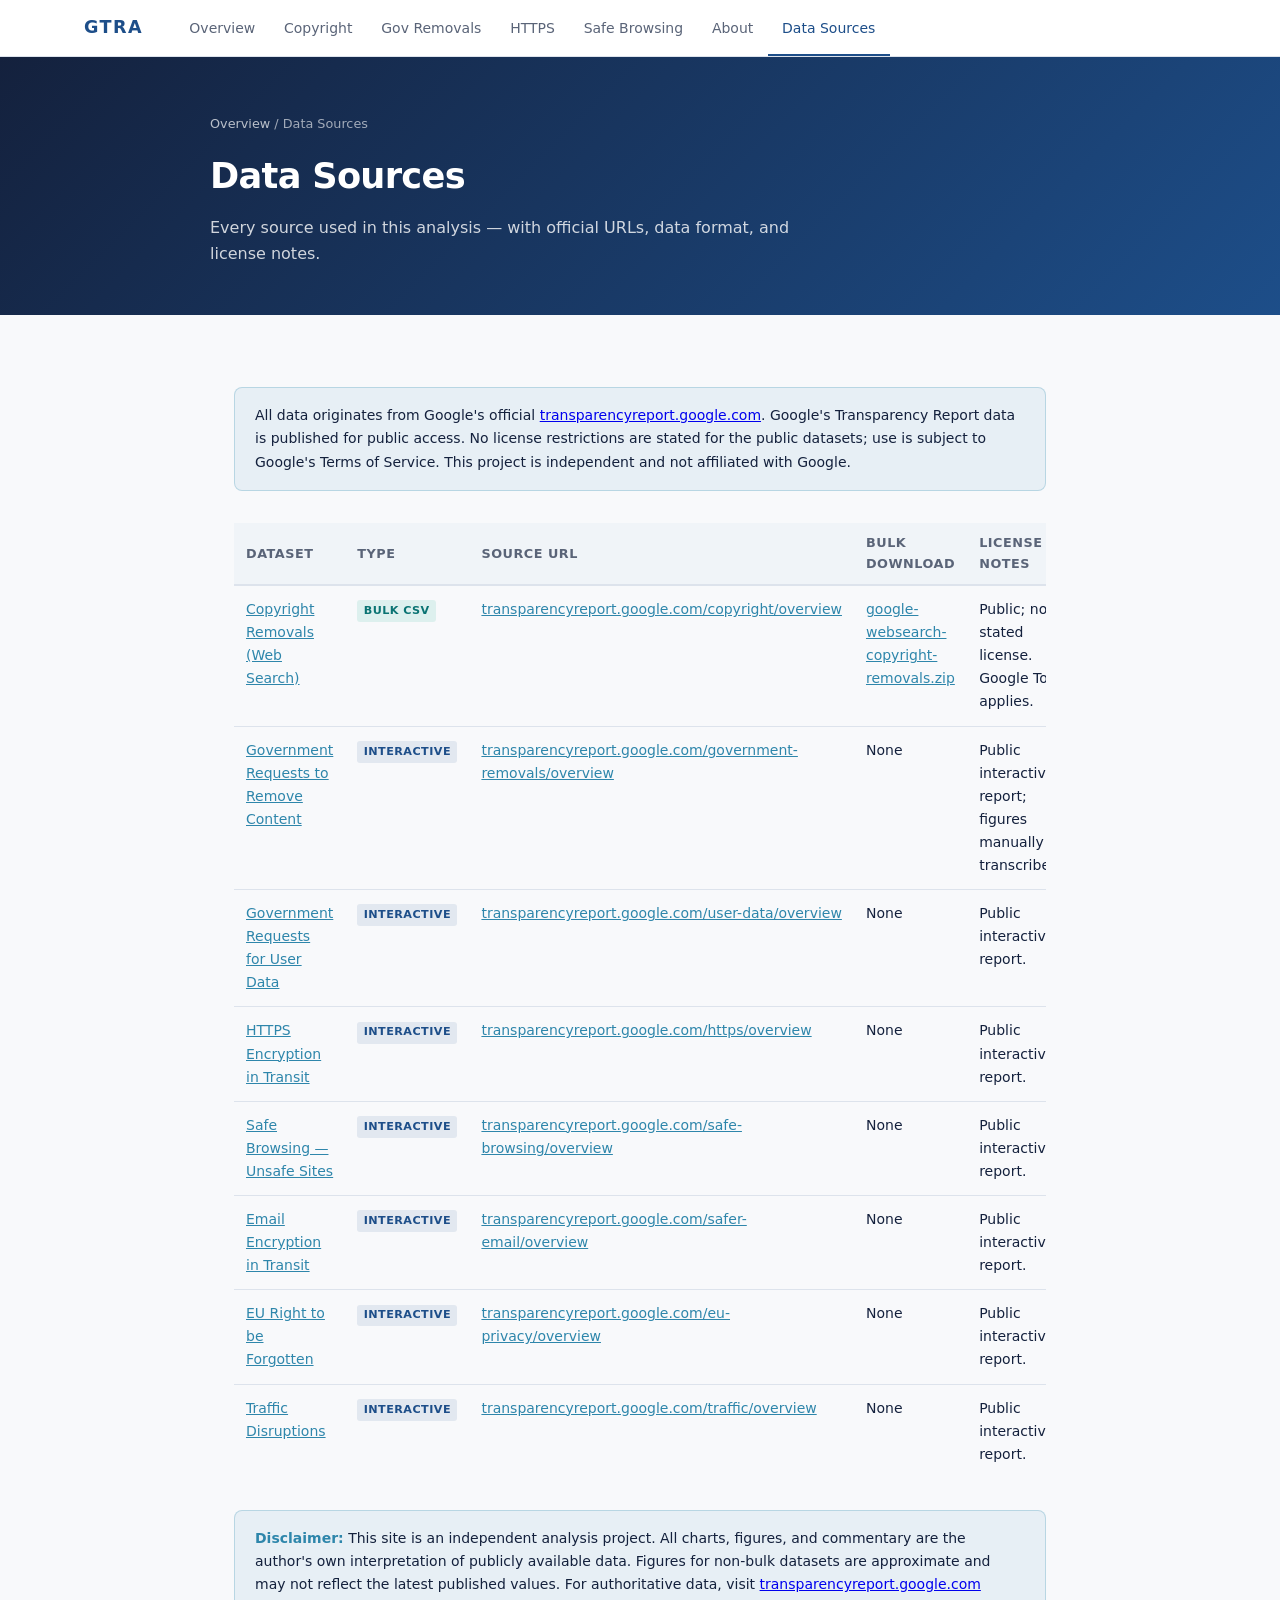
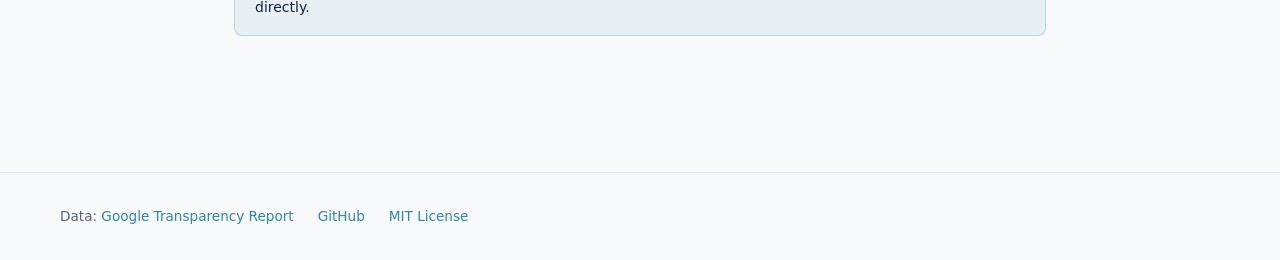
<file: data-sources.html>
<!DOCTYPE html>
<html lang="en">
<head>
<meta charset="UTF-8">
<meta name="viewport" content="width=device-width, initial-scale=1.0">
<title>Data Sources — google-transparency-report-analysis.oriz.in</title>
<meta name="description" content="All data sources used in this analysis — official Google Transparency Report URLs, bulk CSV links, and license notes.">
<link rel="stylesheet" href="assets/style.css">
</head>
<body>
<nav>
  <div class="nav-inner">
    <a class="wordmark" href="/">GTRA</a>
    <ul>
      <li><a href="/">Overview</a></li>
      <li><a href="copyright.html">Copyright</a></li>
      <li><a href="government-removals.html">Gov Removals</a></li>
      <li><a href="https.html">HTTPS</a></li>
      <li><a href="safe-browsing.html">Safe Browsing</a></li>
      <li><a href="about.html">About</a></li>
      <li><a href="data-sources.html">Data Sources</a></li>
    </ul>
  </div>
</nav>

<header class="page-header">
  <div class="page-header-inner">
    <div class="breadcrumb"><a href="/">Overview</a> / Data Sources</div>
    <h1>Data Sources</h1>
    <p>Every source used in this analysis — with official URLs, data format, and license notes.</p>
  </div>
</header>

<div class="chart-section">

  <div class="info-box">
    All data originates from Google's official <a href="https://transparencyreport.google.com">transparencyreport.google.com</a>. Google's Transparency Report data is published for public access. No license restrictions are stated for the public datasets; use is subject to Google's Terms of Service. This project is independent and not affiliated with Google.
  </div>

  <div style="overflow-x:auto; margin-top:2rem">
    <table class="source-table">
      <thead>
        <tr>
          <th>Dataset</th>
          <th>Type</th>
          <th>Source URL</th>
          <th>Bulk Download</th>
          <th>License / Notes</th>
        </tr>
      </thead>
      <tbody>
        <tr>
          <td><a href="copyright.html">Copyright Removals (Web Search)</a></td>
          <td><span class="badge-bulk">Bulk CSV</span></td>
          <td><a href="https://transparencyreport.google.com/copyright/overview">transparencyreport.google.com/copyright/overview</a></td>
          <td><a href="https://storage.googleapis.com/transparencyreport/google-websearch-copyright-removals.zip">google-websearch-copyright-removals.zip</a></td>
          <td>Public; no stated license. Google ToS applies.</td>
        </tr>
        <tr>
          <td><a href="government-removals.html">Government Requests to Remove Content</a></td>
          <td><span class="badge-interactive">Interactive</span></td>
          <td><a href="https://transparencyreport.google.com/government-removals/overview">transparencyreport.google.com/government-removals/overview</a></td>
          <td>None</td>
          <td>Public interactive report; figures manually transcribed.</td>
        </tr>
        <tr>
          <td><a href="user-data.html">Government Requests for User Data</a></td>
          <td><span class="badge-interactive">Interactive</span></td>
          <td><a href="https://transparencyreport.google.com/user-data/overview">transparencyreport.google.com/user-data/overview</a></td>
          <td>None</td>
          <td>Public interactive report.</td>
        </tr>
        <tr>
          <td><a href="https.html">HTTPS Encryption in Transit</a></td>
          <td><span class="badge-interactive">Interactive</span></td>
          <td><a href="https://transparencyreport.google.com/https/overview">transparencyreport.google.com/https/overview</a></td>
          <td>None</td>
          <td>Public interactive report.</td>
        </tr>
        <tr>
          <td><a href="safe-browsing.html">Safe Browsing — Unsafe Sites</a></td>
          <td><span class="badge-interactive">Interactive</span></td>
          <td><a href="https://transparencyreport.google.com/safe-browsing/overview">transparencyreport.google.com/safe-browsing/overview</a></td>
          <td>None</td>
          <td>Public interactive report.</td>
        </tr>
        <tr>
          <td><a href="email-encryption.html">Email Encryption in Transit</a></td>
          <td><span class="badge-interactive">Interactive</span></td>
          <td><a href="https://transparencyreport.google.com/safer-email/overview">transparencyreport.google.com/safer-email/overview</a></td>
          <td>None</td>
          <td>Public interactive report.</td>
        </tr>
        <tr>
          <td><a href="eu-privacy.html">EU Right to be Forgotten</a></td>
          <td><span class="badge-interactive">Interactive</span></td>
          <td><a href="https://transparencyreport.google.com/eu-privacy/overview">transparencyreport.google.com/eu-privacy/overview</a></td>
          <td>None</td>
          <td>Public interactive report.</td>
        </tr>
        <tr>
          <td><a href="traffic-disruptions.html">Traffic Disruptions</a></td>
          <td><span class="badge-interactive">Interactive</span></td>
          <td><a href="https://transparencyreport.google.com/traffic/overview">transparencyreport.google.com/traffic/overview</a></td>
          <td>None</td>
          <td>Public interactive report.</td>
        </tr>
      </tbody>
    </table>
  </div>

  <div class="info-box" style="margin-top:2rem">
    <strong>Disclaimer:</strong> This site is an independent analysis project. All charts, figures, and commentary are the author's own interpretation of publicly available data. Figures for non-bulk datasets are approximate and may not reflect the latest published values. For authoritative data, visit <a href="https://transparencyreport.google.com">transparencyreport.google.com</a> directly.
  </div>

</div>

<footer>
  <div class="footer-inner">
    <span>Data: <a href="https://transparencyreport.google.com">Google Transparency Report</a></span>
    <span><a href="https://github.com/chirag127/google-transparency-report-analysis">GitHub</a></span>
    <span><a href="LICENSE">MIT License</a></span>
  </div>
</footer>

<script src="assets/app.js"></script>
</body>
</html>
</file>
<file: assets/style.css>
/* ============================================================
   google-transparency-report-analysis.oriz.in — shared styles
   Editorial palette: deep navy + teal accent, clean whites
   ============================================================ */

:root {
  --bg: #f8f9fb;
  --surface: #ffffff;
  --surface2: #f0f4f8;
  --border: #dde3ec;
  --text: #14213d;
  --text-muted: #5a6478;
  --accent: #1d4e89;
  --accent2: #2e86ab;
  --accent3: #a23b72;
  --accent4: #f18f01;
  --accent5: #c73e1d;
  --accent6: #0a7373;
  --accent7: #3b1f2b;
  --accent8: #44bba4;
  --mono: "JetBrains Mono", "Fira Code", "Cascadia Code", ui-monospace, monospace;
}

*, *::before, *::after { box-sizing: border-box; margin: 0; padding: 0; }

html { scroll-behavior: smooth; }

body {
  background: var(--bg);
  color: var(--text);
  font-family: "Inter", -apple-system, BlinkMacSystemFont, "Segoe UI", system-ui, sans-serif;
  font-size: 16px;
  line-height: 1.65;
  -webkit-font-smoothing: antialiased;
}

/* ---- Nav ---- */
nav {
  position: sticky;
  top: 0;
  z-index: 100;
  background: var(--surface);
  border-bottom: 1px solid var(--border);
}
.nav-inner {
  max-width: 1160px;
  margin: 0 auto;
  padding: 0 1.5rem;
  height: 56px;
  display: flex;
  align-items: center;
  gap: 2rem;
}
.wordmark {
  font-weight: 800;
  font-size: 1.1rem;
  letter-spacing: 0.08em;
  color: var(--accent);
  text-decoration: none;
  flex-shrink: 0;
}
nav ul {
  display: flex;
  list-style: none;
  gap: 0;
  overflow-x: auto;
  scrollbar-width: none;
}
nav ul::-webkit-scrollbar { display: none; }
nav ul a {
  display: block;
  padding: 0 0.9rem;
  height: 56px;
  line-height: 56px;
  font-size: 0.875rem;
  font-weight: 500;
  color: var(--text-muted);
  text-decoration: none;
  white-space: nowrap;
  border-bottom: 2px solid transparent;
  transition: color 0.15s, border-color 0.15s;
}
nav ul a:hover, nav ul a.active {
  color: var(--accent);
  border-bottom-color: var(--accent);
}

/* ---- Hero ---- */
.hero {
  background: linear-gradient(135deg, #14213d 0%, #1d4e89 100%);
  color: #fff;
  padding: 5rem 1.5rem 4rem;
  text-align: center;
}
.hero-inner { max-width: 760px; margin: 0 auto; }
.hero-badge {
  display: inline-block;
  background: rgba(255,255,255,0.15);
  border: 1px solid rgba(255,255,255,0.25);
  border-radius: 20px;
  padding: 0.25rem 0.85rem;
  font-size: 0.75rem;
  font-weight: 600;
  letter-spacing: 0.06em;
  text-transform: uppercase;
  margin-bottom: 1.2rem;
}
.hero h1 {
  font-size: clamp(1.8rem, 5vw, 3rem);
  font-weight: 800;
  letter-spacing: -0.02em;
  line-height: 1.15;
  margin-bottom: 1rem;
}
.hero-sub {
  font-size: 1.05rem;
  color: rgba(255,255,255,0.82);
  max-width: 600px;
  margin: 0 auto 0.75rem;
}
.hero-url {
  font-family: var(--mono);
  font-size: 0.85rem;
  color: rgba(255,255,255,0.55);
  margin-bottom: 1.5rem;
}
.hero-badges {
  display: flex;
  gap: 0.5rem;
  justify-content: center;
  flex-wrap: wrap;
}
.hero-badges img { height: 20px; }

/* ---- Page header (inner pages) ---- */
.page-header {
  background: linear-gradient(135deg, #14213d 0%, #1d4e89 100%);
  color: #fff;
  padding: 3.5rem 1.5rem 3rem;
}
.page-header-inner { max-width: 860px; margin: 0 auto; }
.page-header .breadcrumb {
  font-size: 0.8rem;
  color: rgba(255,255,255,0.6);
  margin-bottom: 0.8rem;
}
.page-header .breadcrumb a { color: rgba(255,255,255,0.7); text-decoration: none; }
.page-header h1 {
  font-size: clamp(1.5rem, 4vw, 2.2rem);
  font-weight: 800;
  letter-spacing: -0.02em;
}
.page-header p {
  margin-top: 0.6rem;
  color: rgba(255,255,255,0.8);
  font-size: 1rem;
  max-width: 600px;
}
.data-tag {
  display: inline-block;
  margin-top: 0.9rem;
  background: rgba(255,255,255,0.15);
  border: 1px solid rgba(255,255,255,0.25);
  border-radius: 4px;
  padding: 0.2rem 0.6rem;
  font-size: 0.75rem;
  font-weight: 600;
  letter-spacing: 0.04em;
}

/* ---- Sections ---- */
.section {
  max-width: 1160px;
  margin: 0 auto;
  padding: 3.5rem 1.5rem;
}
.section-title {
  font-size: 1.4rem;
  font-weight: 700;
  color: var(--text);
  letter-spacing: -0.01em;
  margin-bottom: 0.4rem;
}
.section-sub {
  color: var(--text-muted);
  font-size: 0.95rem;
  max-width: 640px;
  margin-bottom: 2rem;
}

/* ---- Cards ---- */
.card-grid {
  display: grid;
  grid-template-columns: repeat(auto-fill, minmax(280px, 1fr));
  gap: 1.25rem;
}
.card {
  background: var(--surface);
  border: 1px solid var(--border);
  border-radius: 12px;
  overflow: hidden;
  text-decoration: none;
  color: inherit;
  display: flex;
  flex-direction: column;
  transition: box-shadow 0.18s, transform 0.18s;
}
.card:hover {
  box-shadow: 0 8px 24px rgba(29,78,137,0.12);
  transform: translateY(-2px);
}
.card-accent {
  height: 4px;
  background: var(--accent);
}
.card-body {
  padding: 1.4rem 1.5rem;
  display: flex;
  flex-direction: column;
  gap: 0.5rem;
  flex: 1;
}
.card-tag {
  font-size: 0.7rem;
  font-weight: 700;
  text-transform: uppercase;
  letter-spacing: 0.06em;
  color: var(--accent);
  background: rgba(29,78,137,0.08);
  display: inline-block;
  padding: 0.15rem 0.5rem;
  border-radius: 3px;
  width: fit-content;
}
.card h3 {
  font-size: 1rem;
  font-weight: 700;
  color: var(--text);
}
.card p {
  font-size: 0.875rem;
  color: var(--text-muted);
  flex: 1;
}
.card-link {
  font-size: 0.85rem;
  font-weight: 600;
  color: var(--accent2);
  margin-top: 0.5rem;
}

/* ---- Highlight / findings ---- */
.highlight-section {
  background: linear-gradient(135deg, #14213d 0%, #1d4e89 100%);
  max-width: 100%;
  padding: 3.5rem 1.5rem;
  color: #fff;
}
.highlight-section .section-title { color: #fff; max-width: 1160px; margin: 0 auto 2rem; }
.findings-grid {
  max-width: 1160px;
  margin: 0 auto;
  display: grid;
  grid-template-columns: repeat(auto-fill, minmax(200px, 1fr));
  gap: 2rem;
}
.finding-item { display: flex; flex-direction: column; gap: 0.3rem; }
.finding-num {
  font-size: 2.5rem;
  font-weight: 800;
  font-family: var(--mono);
  color: #fff;
  letter-spacing: -0.02em;
  line-height: 1;
}
.finding-label { font-size: 0.9rem; color: rgba(255,255,255,0.75); }

/* ---- Chart containers ---- */
.chart-section {
  max-width: 860px;
  margin: 0 auto;
  padding: 3rem 1.5rem;
}
.chart-block {
  background: var(--surface);
  border: 1px solid var(--border);
  border-radius: 12px;
  padding: 2rem;
  margin-bottom: 2rem;
}
.chart-block h3 {
  font-size: 1rem;
  font-weight: 700;
  margin-bottom: 0.3rem;
}
.chart-block p {
  font-size: 0.875rem;
  color: var(--text-muted);
  margin-bottom: 1.25rem;
}
.chart-wrap { position: relative; height: 320px; }

/* ---- Key findings list ---- */
.findings-list {
  background: var(--surface2);
  border-left: 4px solid var(--accent);
  border-radius: 0 8px 8px 0;
  padding: 1.25rem 1.5rem;
  margin: 2rem 0;
}
.findings-list h4 {
  font-size: 0.875rem;
  font-weight: 700;
  text-transform: uppercase;
  letter-spacing: 0.05em;
  color: var(--accent);
  margin-bottom: 0.75rem;
}
.findings-list ul { list-style: none; display: flex; flex-direction: column; gap: 0.5rem; }
.findings-list li {
  font-size: 0.9rem;
  color: var(--text);
  padding-left: 1rem;
  position: relative;
}
.findings-list li::before {
  content: "▸";
  position: absolute;
  left: 0;
  color: var(--accent2);
}

/* ---- Source citation ---- */
.source-cite {
  font-size: 0.8rem;
  color: var(--text-muted);
  border-top: 1px solid var(--border);
  padding-top: 0.75rem;
  margin-top: 1.5rem;
}
.source-cite a { color: var(--accent2); }

/* ---- Data source table ---- */
.source-table { width: 100%; border-collapse: collapse; font-size: 0.875rem; }
.source-table th {
  text-align: left;
  padding: 0.6rem 0.75rem;
  background: var(--surface2);
  border-bottom: 2px solid var(--border);
  font-weight: 700;
  font-size: 0.8rem;
  text-transform: uppercase;
  letter-spacing: 0.04em;
  color: var(--text-muted);
}
.source-table td {
  padding: 0.75rem;
  border-bottom: 1px solid var(--border);
  vertical-align: top;
}
.source-table tr:last-child td { border-bottom: none; }
.source-table a { color: var(--accent2); }
.badge-bulk {
  display: inline-block;
  background: rgba(68,187,164,0.15);
  color: #0a7373;
  border-radius: 3px;
  padding: 0.1rem 0.4rem;
  font-size: 0.7rem;
  font-weight: 700;
  text-transform: uppercase;
  letter-spacing: 0.04em;
}
.badge-interactive {
  display: inline-block;
  background: rgba(29,78,137,0.1);
  color: var(--accent);
  border-radius: 3px;
  padding: 0.1rem 0.4rem;
  font-size: 0.7rem;
  font-weight: 700;
  text-transform: uppercase;
  letter-spacing: 0.04em;
}

/* ---- Code ---- */
.code-block-wrap {
  background: #0d1117;
  border-radius: 10px;
  overflow: hidden;
  border: 1px solid var(--border);
}
pre {
  padding: 1.25rem 1.5rem;
  overflow-x: auto;
  font-family: var(--mono);
  font-size: 0.85rem;
  line-height: 1.6;
  color: #c9d1d9;
}
code { font-family: var(--mono); font-size: 0.875em; }

/* ---- Info box ---- */
.info-box {
  background: rgba(46,134,171,0.08);
  border: 1px solid rgba(46,134,171,0.25);
  border-radius: 8px;
  padding: 1rem 1.25rem;
  font-size: 0.875rem;
  color: var(--text);
  margin: 1.5rem 0;
}
.info-box strong { color: var(--accent2); }

/* ---- Footer ---- */
footer {
  border-top: 1px solid var(--border);
  padding: 2rem 1.5rem;
  margin-top: 4rem;
}
.footer-inner {
  max-width: 1160px;
  margin: 0 auto;
  display: flex;
  flex-wrap: wrap;
  gap: 1.5rem;
  font-size: 0.85rem;
  color: var(--text-muted);
}
.footer-inner a { color: var(--accent2); text-decoration: none; }

/* ---- Responsive ---- */
@media (max-width: 640px) {
  .nav-inner { gap: 1rem; }
  .hero { padding: 3.5rem 1rem 3rem; }
  .card-grid { grid-template-columns: 1fr; }
  .findings-grid { grid-template-columns: repeat(2, 1fr); }
  .chart-wrap { height: 240px; }
}
</file>
